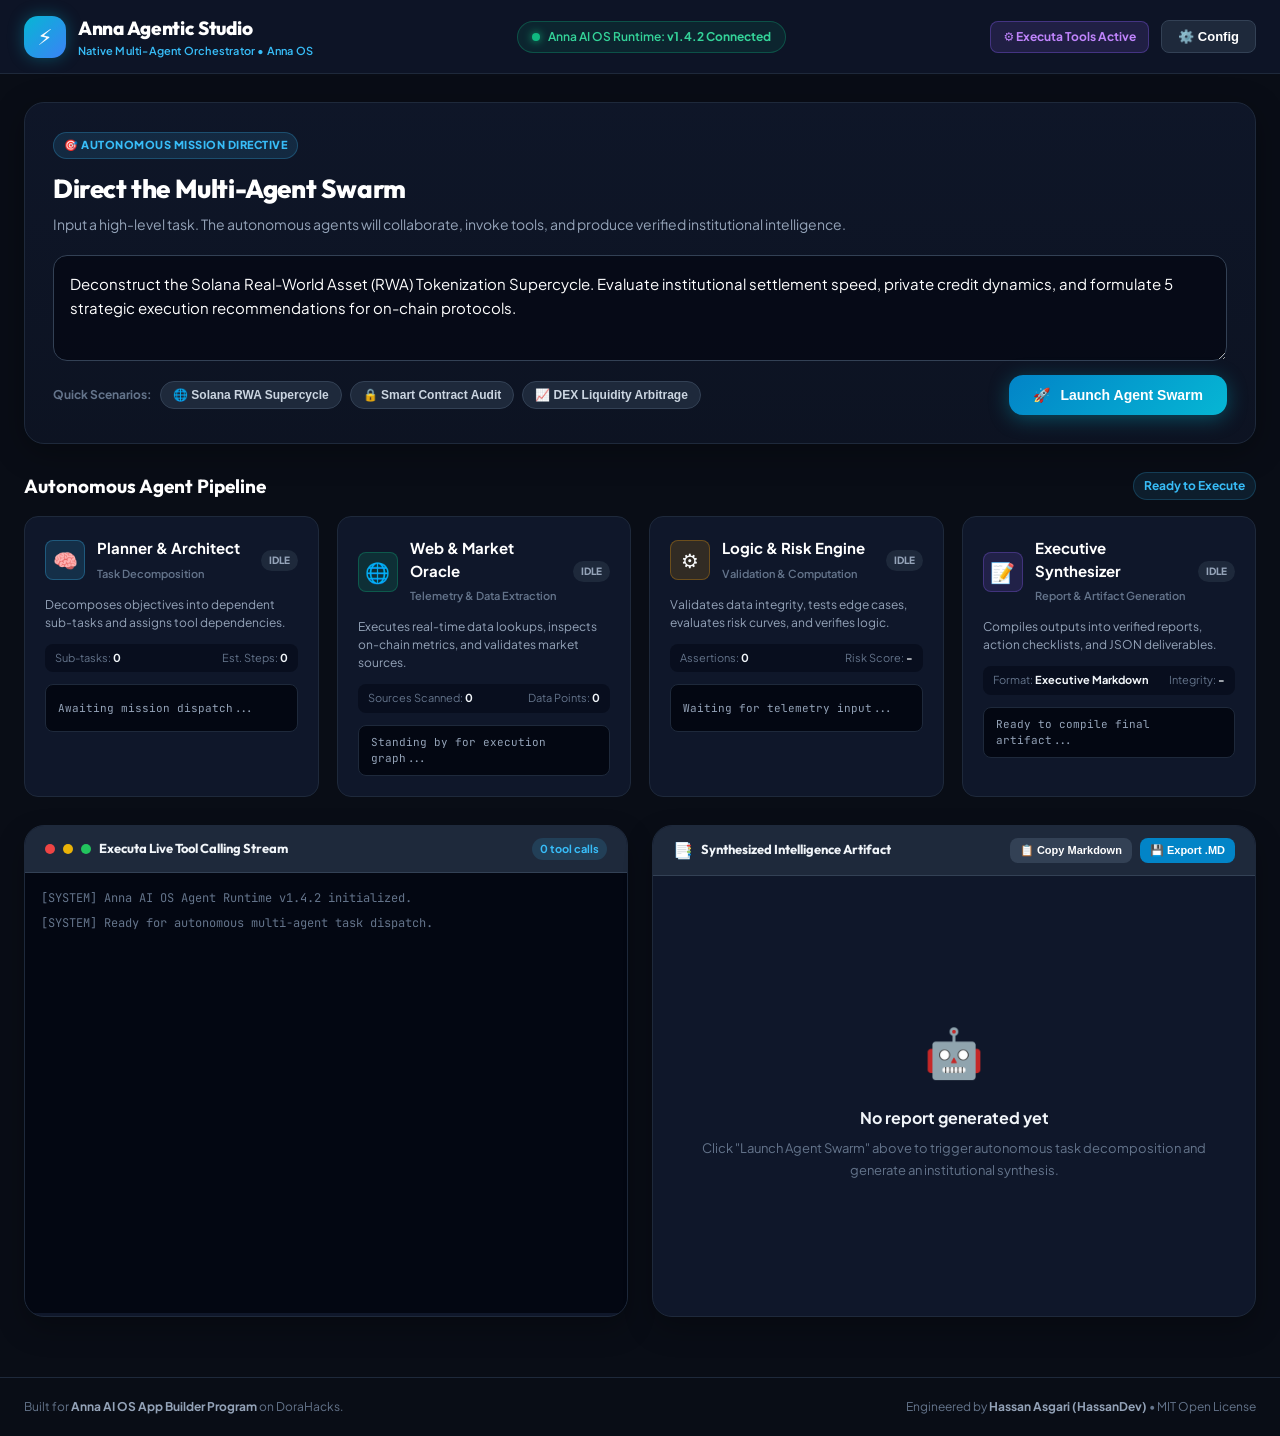
<file: anna_agentic_ai_studio/index.html>
<!DOCTYPE html>
<html lang="en">
<head>
  <meta charset="UTF-8">
  <meta name="viewport" content="width=device-width, initial-scale=1.0">
  <title>Anna Agentic Studio | Multi-Agent AI Orchestrator</title>
  <meta name="description" content="Autonomous multi-agent orchestration, tool calling and intelligence synthesis for Anna AI OS.">
  <link rel="preconnect" href="https://fonts.googleapis.com">
  <link rel="preconnect" href="https://fonts.gstatic.com" crossorigin>
  <link href="https://fonts.googleapis.com/css2?family=Plus+Jakarta+Sans:wght@400;500;600;700;800&family=JetBrains+Mono:wght@400;500;600;700&family=Outfit:wght@600;700;800&display=swap" rel="stylesheet">
  <link rel="stylesheet" href="style.css">
</head>
<body class="dark-theme">
  <!-- Top Bar -->
  <header class="studio-header">
    <div class="header-container">
      <div class="header-brand">
        <div class="brand-badge">⚡</div>
        <div class="brand-info">
          <span class="brand-title">Anna Agentic Studio</span>
          <span class="brand-sub">Native Multi-Agent Orchestrator • Anna OS</span>
        </div>
      </div>

      <div class="os-status-pill">
        <span class="status-indicator"></span>
        <span>Anna AI OS Runtime: <strong>v1.4.2 Connected</strong></span>
      </div>

      <div class="header-actions">
        <span class="executa-badge">⚙️ Executa Tools Active</span>
        <button class="btn-primary" id="openSettingsBtn">⚙️ Config</button>
      </div>
    </div>
  </header>

  <!-- Main Studio Workspace -->
  <main class="studio-workspace">
    <!-- Prompt Control Center -->
    <section class="control-panel">
      <div class="section-header">
        <div class="tag-label">🎯 Autonomous Mission Directive</div>
        <h2>Direct the Multi-Agent Swarm</h2>
        <p>Input a high-level task. The autonomous agents will collaborate, invoke tools, and produce verified institutional intelligence.</p>
      </div>

      <div class="prompt-box-wrapper">
        <textarea id="missionPromptInput" rows="3" placeholder="e.g. Conduct a deep research audit on Solana Tokenization supercycle, evaluate liquidity mechanics, and formulate strategic insights..."></textarea>
        
        <div class="prompt-controls-bar">
          <div class="preset-pills">
            <span class="preset-label">Quick Scenarios:</span>
            <button class="preset-btn" data-preset="rwa">🌐 Solana RWA Supercycle</button>
            <button class="preset-btn" data-preset="security">🔒 Smart Contract Audit</button>
            <button class="preset-btn" data-preset="dex">📈 DEX Liquidity Arbitrage</button>
          </div>

          <button class="btn-launch-swarm" id="launchSwarmBtn">
            <span class="launch-icon">🚀</span>
            <span>Launch Agent Swarm</span>
          </button>
        </div>
      </div>
    </section>

    <!-- 4-Agent Pipeline Status Grid -->
    <section class="agents-grid-section">
      <div class="section-title-row">
        <h3>Autonomous Agent Pipeline</h3>
        <span class="swarm-state" id="swarmStateIndicator">Ready to Execute</span>
      </div>

      <div class="agents-grid">
        <!-- Agent 1: Planner -->
        <div class="agent-card" id="agentCard1">
          <div class="agent-header">
            <div class="agent-avatar planner-avatar">🧠</div>
            <div class="agent-info">
              <h4>Planner & Architect</h4>
              <span class="agent-role">Task Decomposition</span>
            </div>
            <span class="agent-status-badge status-idle" id="statusBadge1">Idle</span>
          </div>
          <p class="agent-desc">Decomposes objectives into dependent sub-tasks and assigns tool dependencies.</p>
          <div class="agent-metrics">
            <span>Sub-tasks: <strong id="plannerTasksCount">0</strong></span>
            <span>Est. Steps: <strong id="plannerStepsCount">0</strong></span>
          </div>
          <div class="agent-activity-box" id="activityBox1">Awaiting mission dispatch...</div>
        </div>

        <!-- Agent 2: Web & Market Oracle -->
        <div class="agent-card" id="agentCard2">
          <div class="agent-header">
            <div class="agent-avatar oracle-avatar">🌐</div>
            <div class="agent-info">
              <h4>Web & Market Oracle</h4>
              <span class="agent-role">Telemetry & Data Extraction</span>
            </div>
            <span class="agent-status-badge status-idle" id="statusBadge2">Idle</span>
          </div>
          <p class="agent-desc">Executes real-time data lookups, inspects on-chain metrics, and validates market sources.</p>
          <div class="agent-metrics">
            <span>Sources Scanned: <strong id="oracleSourcesCount">0</strong></span>
            <span>Data Points: <strong id="oracleDataCount">0</strong></span>
          </div>
          <div class="agent-activity-box" id="activityBox2">Standing by for execution graph...</div>
        </div>

        <!-- Agent 3: Logic & Code Evaluator -->
        <div class="agent-card" id="agentCard3">
          <div class="agent-header">
            <div class="agent-avatar logic-avatar">⚙️</div>
            <div class="agent-info">
              <h4>Logic & Risk Engine</h4>
              <span class="agent-role">Validation & Computation</span>
            </div>
            <span class="agent-status-badge status-idle" id="statusBadge3">Idle</span>
          </div>
          <p class="agent-desc">Validates data integrity, tests edge cases, evaluates risk curves, and verifies logic.</p>
          <div class="agent-metrics">
            <span>Assertions: <strong id="logicTestsCount">0</strong></span>
            <span>Risk Score: <strong id="logicRiskScore">-</strong></span>
          </div>
          <div class="agent-activity-box" id="activityBox3">Waiting for telemetry input...</div>
        </div>

        <!-- Agent 4: Synthesizer -->
        <div class="agent-card" id="agentCard4">
          <div class="agent-header">
            <div class="agent-avatar synth-avatar">📝</div>
            <div class="agent-info">
              <h4>Executive Synthesizer</h4>
              <span class="agent-role">Report & Artifact Generation</span>
            </div>
            <span class="agent-status-badge status-idle" id="statusBadge4">Idle</span>
          </div>
          <p class="agent-desc">Compiles outputs into verified reports, action checklists, and JSON deliverables.</p>
          <div class="agent-metrics">
            <span>Format: <strong>Executive Markdown</strong></span>
            <span>Integrity: <strong id="synthIntegrity">-</strong></span>
          </div>
          <div class="agent-activity-box" id="activityBox4">Ready to compile final artifact...</div>
        </div>
      </div>
    </section>

    <!-- Split View: Live Tool Log & Generated Report -->
    <div class="execution-layout">
      <!-- Live Terminal / Executa Tool Logs -->
      <section class="terminal-panel">
        <div class="panel-header">
          <div class="header-left">
            <span class="terminal-dot red"></span>
            <span class="terminal-dot yellow"></span>
            <span class="terminal-dot green"></span>
            <span class="terminal-title">Executa Live Tool Calling Stream</span>
          </div>
          <span class="terminal-counter" id="toolCallCounter">0 tool calls</span>
        </div>
        <div class="terminal-body" id="terminalLogs">
          <div class="log-entry system-msg">[SYSTEM] Anna AI OS Agent Runtime v1.4.2 initialized.</div>
          <div class="log-entry system-msg">[SYSTEM] Ready for autonomous multi-agent task dispatch.</div>
        </div>
      </section>

      <!-- Synthesized Intelligence Report Output -->
      <section class="report-panel">
        <div class="panel-header">
          <div class="header-left">
            <span class="report-icon">📑</span>
            <span class="report-title">Synthesized Intelligence Artifact</span>
          </div>
          <div class="report-actions">
            <button class="btn-small" id="copyReportBtn">📋 Copy Markdown</button>
            <button class="btn-small btn-highlight" id="downloadReportBtn">💾 Export .MD</button>
          </div>
        </div>
        <div class="report-body" id="reportBody">
          <div class="report-placeholder">
            <div class="placeholder-icon">🤖</div>
            <h4>No report generated yet</h4>
            <p>Click "Launch Agent Swarm" above to trigger autonomous task decomposition and generate an institutional synthesis.</p>
          </div>
        </div>
      </section>
    </div>
  </main>

  <!-- Footer -->
  <footer class="studio-footer">
    <div class="footer-container">
      <span>Built for <strong>Anna AI OS App Builder Program</strong> on DoraHacks.</span>
      <span>Engineered by <strong>Hassan Asgari (HassanDev)</strong> • MIT Open License</span>
    </div>
  </footer>

  <script src="agent_engine.js"></script>
</body>
</html>
</file>
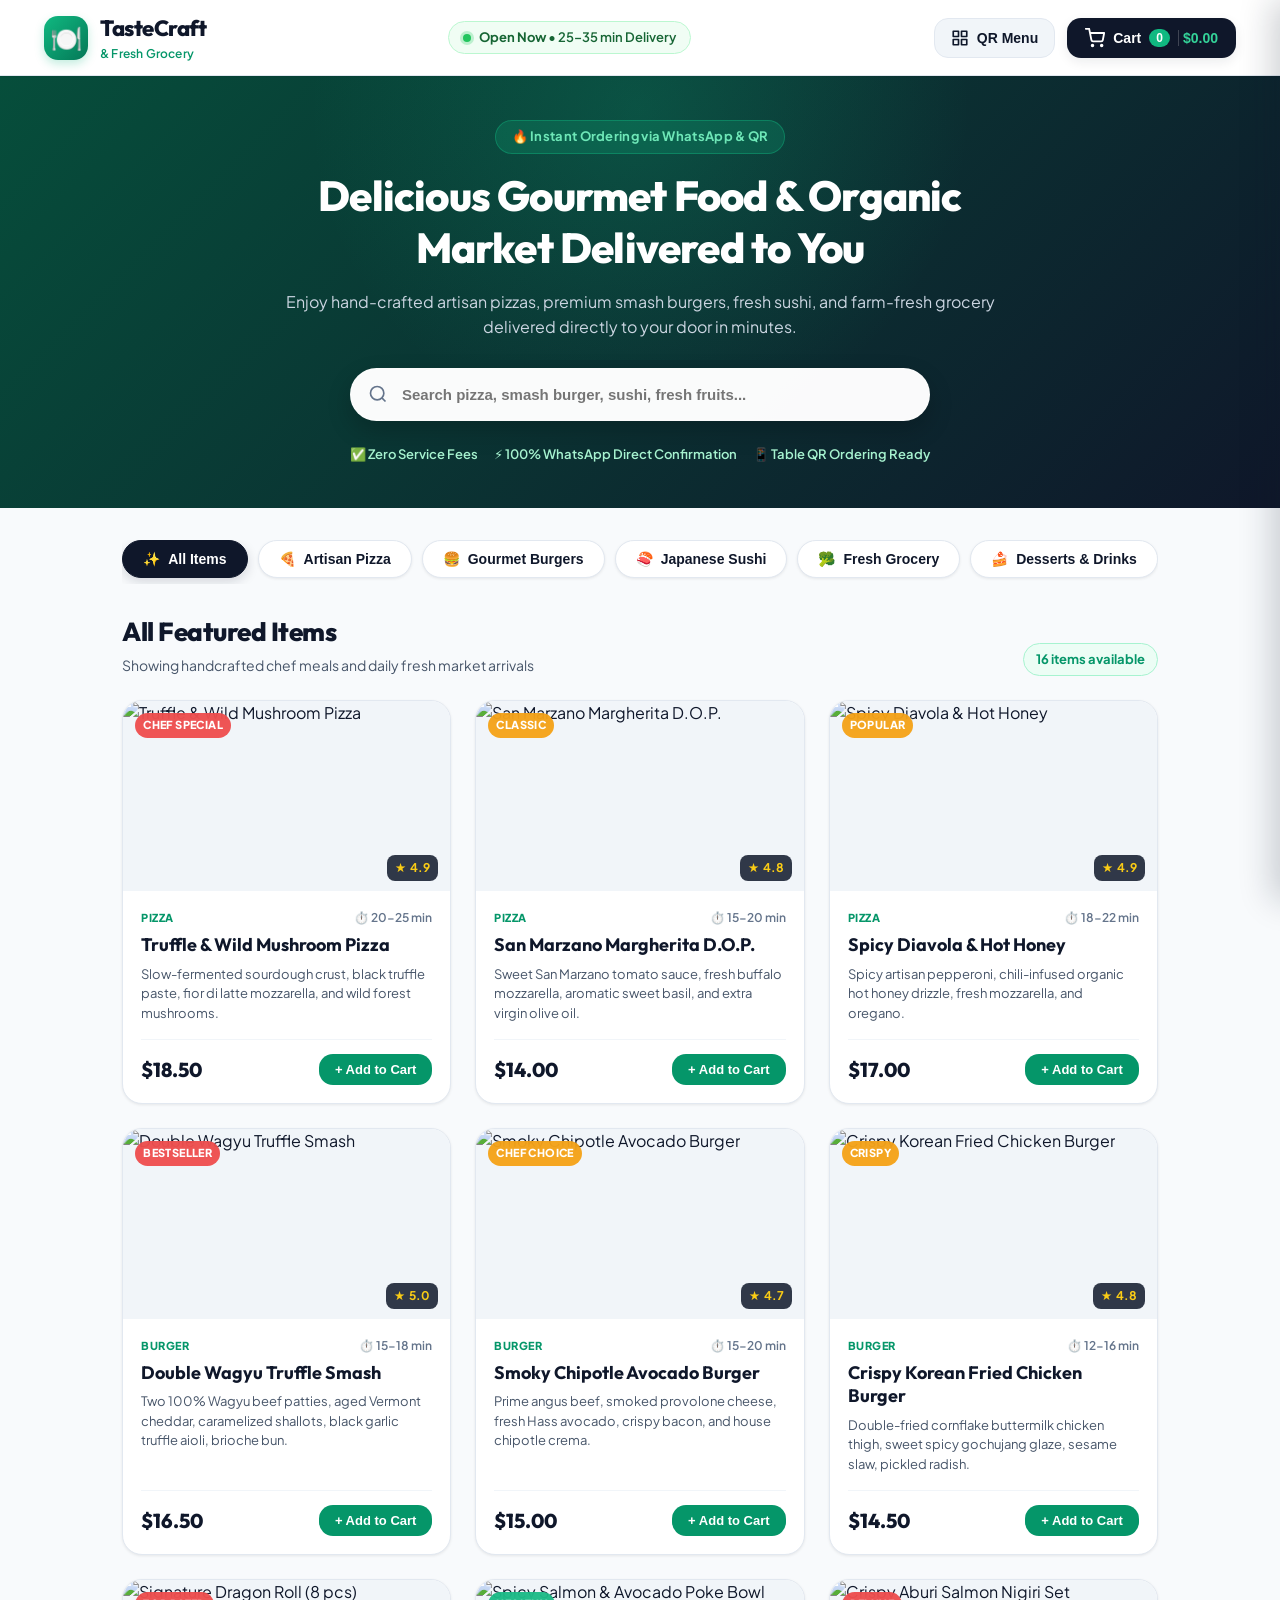
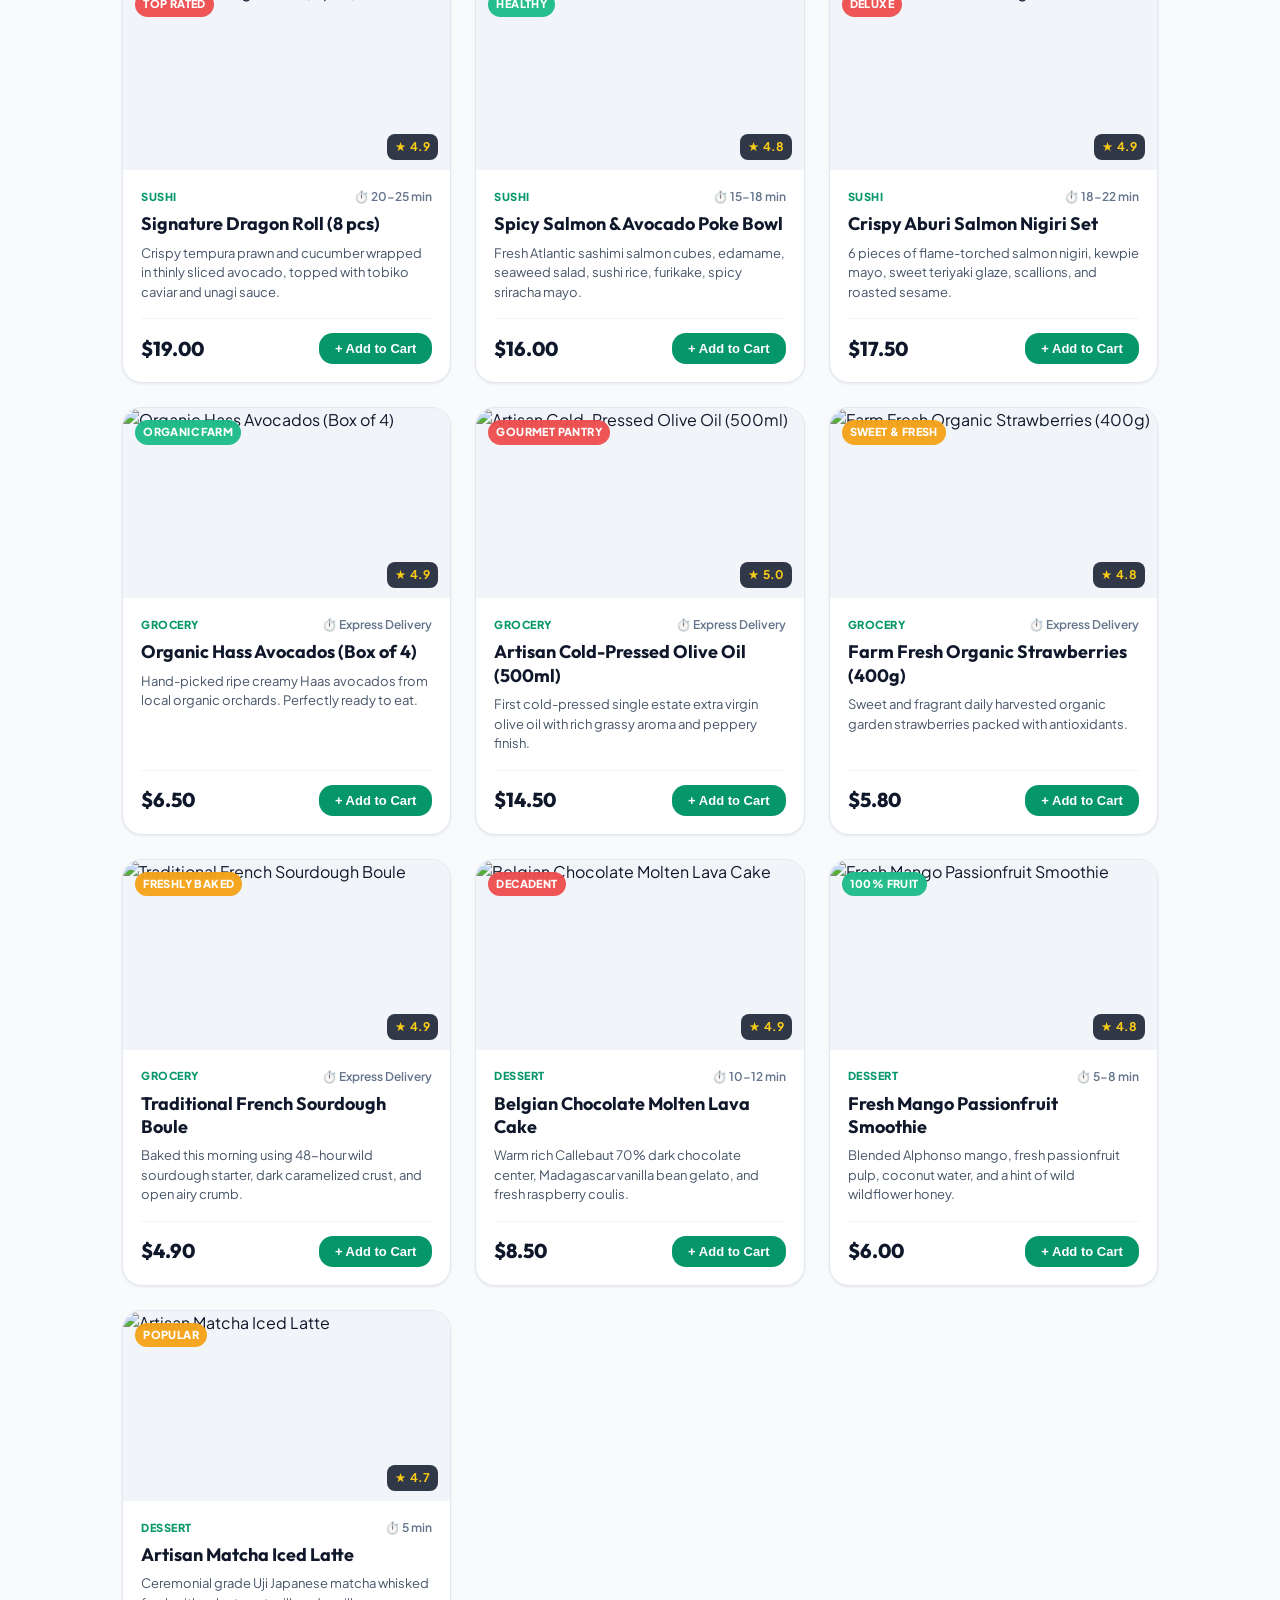
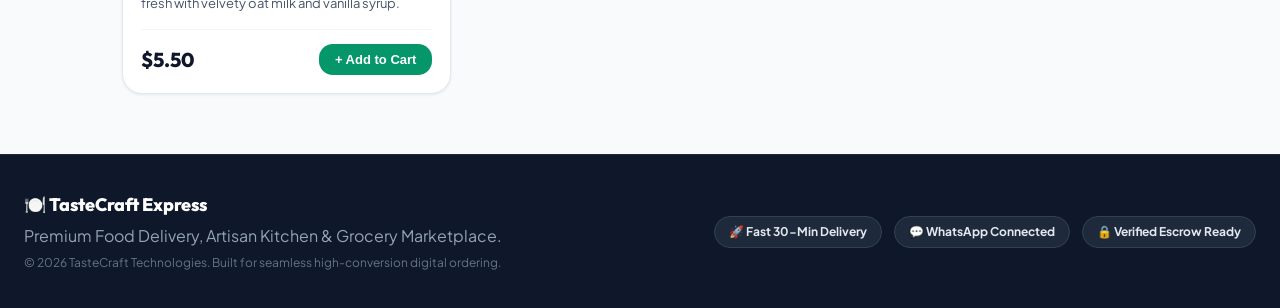
<file: restaurant_food_delivery_app/index.html>
<!DOCTYPE html>
<html lang="en">
<head>
  <meta charset="UTF-8">
  <meta name="viewport" content="width=device-width, initial-scale=1.0">
  <title>TasteCraft & Grocery | Online Food & Market Delivery</title>
  <meta name="description" content="Order fresh artisan meals and daily grocery essentials with instant WhatsApp ordering and QR code table service.">
  <link rel="preconnect" href="https://fonts.googleapis.com">
  <link rel="preconnect" href="https://fonts.gstatic.com" crossorigin>
  <link href="https://fonts.googleapis.com/css2?family=Plus+Jakarta+Sans:wght@400;500;600;700;800&family=Outfit:wght@500;600;700;800&display=swap" rel="stylesheet">
  <link rel="stylesheet" href="style.css">
</head>
<body>
  <!-- Header / Navigation Bar -->
  <header class="navbar" id="mainNavbar">
    <div class="nav-container">
      <div class="brand">
        <div class="logo-badge">🍽️</div>
        <div class="brand-text">
          <span class="brand-name">TasteCraft</span>
          <span class="brand-subtitle">& Fresh Grocery</span>
        </div>
      </div>

      <div class="store-status-pill">
        <span class="status-dot"></span>
        <span class="status-text"><strong>Open Now</strong> • 25–35 min Delivery</span>
      </div>

      <div class="nav-actions">
        <button class="btn-qr-menu" id="openQrBtn" title="Scan Table QR Menu">
          <svg width="18" height="18" viewBox="0 0 24 24" fill="none" stroke="currentColor" stroke-width="2.2" stroke-linecap="round" stroke-linejoin="round">
            <rect x="3" y="3" width="7" height="7"></rect>
            <rect x="14" y="3" width="7" height="7"></rect>
            <rect x="14" y="14" width="7" height="7"></rect>
            <rect x="3" y="14" width="7" height="7"></rect>
          </svg>
          <span class="qr-btn-text">QR Menu</span>
        </button>

        <button class="cart-trigger-btn" id="openCartBtn" aria-label="View Shopping Cart">
          <svg width="20" height="20" viewBox="0 0 24 24" fill="none" stroke="currentColor" stroke-width="2.2" stroke-linecap="round" stroke-linejoin="round">
            <circle cx="9" cy="21" r="1"></circle>
            <circle cx="20" cy="21" r="1"></circle>
            <path d="M1 1h4l2.68 13.39a2 2 0 0 0 2 1.61h9.72a2 2 0 0 0 2-1.61L23 6H6"></path>
          </svg>
          <span class="cart-label">Cart</span>
          <span class="cart-count-badge" id="cartCountBadge">0</span>
          <span class="cart-total-preview" id="cartTotalPreview">$0.00</span>
        </button>
      </div>
    </div>
  </header>

  <!-- Hero Promotional Section -->
  <section class="hero-section">
    <div class="hero-content">
      <div class="hero-tag">🔥 Instant Ordering via WhatsApp & QR</div>
      <h1 class="hero-title">Delicious Gourmet Food & Organic Market Delivered to You</h1>
      <p class="hero-desc">Enjoy hand-crafted artisan pizzas, premium smash burgers, fresh sushi, and farm-fresh grocery delivered directly to your door in minutes.</p>
      
      <div class="hero-search-wrapper">
        <svg class="search-icon" width="20" height="20" viewBox="0 0 24 24" fill="none" stroke="currentColor" stroke-width="2">
          <circle cx="11" cy="11" r="8"></circle>
          <line x1="21" y1="21" x2="16.65" y2="16.65"></line>
        </svg>
        <input type="text" id="searchInput" placeholder="Search pizza, smash burger, sushi, fresh fruits..." autocomplete="off">
        <button class="search-clear-btn" id="searchClearBtn" style="display: none;">✕</button>
      </div>

      <div class="hero-highlights">
        <span class="highlight-item">✅ Zero Service Fees</span>
        <span class="highlight-item">⚡ 100% WhatsApp Direct Confirmation</span>
        <span class="highlight-item">📱 Table QR Ordering Ready</span>
      </div>
    </div>
  </section>

  <!-- Main Container / Category Tabs & Catalog -->
  <main class="main-container">
    <!-- Category Filter Bar -->
    <div class="category-nav-wrapper">
      <div class="category-tabs" id="categoryTabs">
        <button class="category-tab active" data-category="all">
          <span class="tab-emoji">✨</span> All Items
        </button>
        <button class="category-tab" data-category="pizza">
          <span class="tab-emoji">🍕</span> Artisan Pizza
        </button>
        <button class="category-tab" data-category="burger">
          <span class="tab-emoji">🍔</span> Gourmet Burgers
        </button>
        <button class="category-tab" data-category="sushi">
          <span class="tab-emoji">🍣</span> Japanese Sushi
        </button>
        <button class="category-tab" data-category="grocery">
          <span class="tab-emoji">🥦</span> Fresh Grocery
        </button>
        <button class="category-tab" data-category="dessert">
          <span class="tab-emoji">🍰</span> Desserts & Drinks
        </button>
      </div>
    </div>

    <!-- Section Title & Item Counter -->
    <div class="catalog-header">
      <div>
        <h2 class="catalog-title" id="catalogSectionTitle">All Featured Items</h2>
        <p class="catalog-subtitle" id="catalogSubtitle">Showing handcrafted chef meals and daily fresh market arrivals</p>
      </div>
      <div class="filter-count" id="itemCountDisplay">16 items available</div>
    </div>

    <!-- Product Grid -->
    <div class="products-grid" id="productsGrid">
      <!-- Injected dynamically via app.js -->
    </div>
  </main>

  <!-- Slide-Over Shopping Cart Drawer -->
  <div class="cart-backdrop" id="cartBackdrop"></div>
  <aside class="cart-drawer" id="cartDrawer" aria-label="Shopping Cart Drawer">
    <div class="drawer-header">
      <div class="drawer-title-box">
        <span class="drawer-icon">🛒</span>
        <h3>Your Order Summary</h3>
      </div>
      <button class="drawer-close-btn" id="closeCartBtn" aria-label="Close cart">✕</button>
    </div>

    <div class="order-type-selector">
      <button class="type-btn active" id="typeDeliveryBtn" data-type="delivery">
        🛵 Home Delivery
      </button>
      <button class="type-btn" id="typeDineInBtn" data-type="dinein">
        🍽️ Dine-in / Table
      </button>
    </div>

    <!-- Table Number Option (Conditional) -->
    <div class="dinein-box" id="dineInBox" style="display: none;">
      <label for="tableNumberInput">Select Table Number:</label>
      <select id="tableNumberInput">
        <option value="Table 01">Table 01 - Main Hall</option>
        <option value="Table 02">Table 02 - Main Hall</option>
        <option value="Table 03">Table 03 - Patio / Outdoor</option>
        <option value="Table 04">Table 04 - VIP Lounge</option>
        <option value="Table 05">Table 05 - Terrace View</option>
      </select>
    </div>

    <!-- Cart Items Scroll Area -->
    <div class="cart-items-container" id="cartItemsList">
      <!-- Items dynamically populated -->
      <div class="empty-cart-state" id="emptyCartState">
        <div class="empty-cart-icon">🛍️</div>
        <h4>Your cart is empty</h4>
        <p>Explore our menu and add your favorite meals or groceries to start ordering.</p>
      </div>
    </div>

    <!-- Cart Footer & Checkout -->
    <div class="drawer-footer" id="drawerFooter" style="display: none;">
      <div class="price-breakdown">
        <div class="price-row">
          <span>Subtotal</span>
          <span id="subtotalPrice">$0.00</span>
        </div>
        <div class="price-row" id="deliveryRow">
          <span>Delivery Fee</span>
          <span id="deliveryPrice">$2.50</span>
        </div>
        <div class="price-row total-row">
          <span>Total Amount</span>
          <span id="totalPrice" class="highlight-total">$0.00</span>
        </div>
      </div>

      <!-- Checkout Form Fields -->
      <div class="checkout-fields">
        <div class="input-group">
          <label for="customerName">Your Full Name <span class="required">*</span></label>
          <input type="text" id="customerName" placeholder="e.g. David Miller" required>
        </div>
        <div class="input-group">
          <label for="customerPhone">Phone / WhatsApp Number <span class="required">*</span></label>
          <input type="tel" id="customerPhone" placeholder="+1 555 123 4567" required>
        </div>
        <div class="input-group" id="addressInputGroup">
          <label for="customerAddress">Delivery Address <span class="required">*</span></label>
          <input type="text" id="customerAddress" placeholder="Street name, Building, Apartment number">
        </div>
        <div class="input-group">
          <label for="orderNotes">Order Notes / Instructions (Optional)</label>
          <textarea id="orderNotes" rows="2" placeholder="e.g. Extra spicy, leave at door, no onions"></textarea>
        </div>
      </div>

      <!-- WhatsApp Order Trigger -->
      <button class="btn-whatsapp-checkout" id="submitWhatsappOrderBtn">
        <svg width="22" height="22" viewBox="0 0 24 24" fill="currentColor">
          <path d="M12.031 6.172c-3.181 0-5.767 2.586-5.768 5.766-.001 1.298.38 2.27 1.019 3.287l-.711 2.598 2.669-.699c.969.54 1.772.82 2.791.82 3.181 0 5.767-2.586 5.768-5.766 0-3.18-2.587-5.766-5.768-5.766zm9.969 5.766c0 5.518-4.482 10-10 10-1.748 0-3.385-.45-4.819-1.237l-5.181 1.359 1.385-5.059c-.86-1.488-1.385-3.218-1.385-5.063 0-5.518 4.482-10 10-10s10 4.482 10 10z"/>
        </svg>
        <span>Send Order via WhatsApp</span>
      </button>
      <div class="whatsapp-hint">Instant confirmation directly with restaurant staff</div>
    </div>
  </aside>

  <!-- Table QR Menu Modal -->
  <div class="modal-backdrop" id="qrModalBackdrop">
    <div class="qr-modal-card">
      <div class="modal-header">
        <div class="modal-header-icon">📱</div>
        <div>
          <h3>Digital QR Menu & Order</h3>
          <p>Dine-in customers can scan this QR code to view the menu on their phone.</p>
        </div>
        <button class="modal-close-btn" id="closeQrModalBtn">✕</button>
      </div>

      <div class="qr-preview-area">
        <div class="qr-frame">
          <canvas id="qrCanvas" width="220" height="220"></canvas>
          <div class="qr-tagline">Scan with Smartphone Camera</div>
        </div>

        <div class="qr-config-panel">
          <label for="qrTableSelect">Select Table Stand to Print:</label>
          <select id="qrTableSelect">
            <option value="01">Table #01 (Main Dining)</option>
            <option value="02">Table #02 (Main Dining)</option>
            <option value="03">Table #03 (Patio Garden)</option>
            <option value="04">Table #04 (VIP Lounge)</option>
            <option value="05">Table #05 (Terrace)</option>
          </select>

          <div class="qr-features-list">
            <div class="feature-row">✨ Direct table identification in WhatsApp orders</div>
            <div class="feature-row">⚡ No app download required for customers</div>
            <div class="feature-row">🖨️ Ready to print for acrylic table tents</div>
          </div>

          <div class="modal-actions">
            <button class="btn-print-qr" id="printQrBtn">
              🖨️ Print Table Stand
            </button>
          </div>
        </div>
      </div>
    </div>
  </div>

  <!-- Toast Notification Container -->
  <div class="toast-container" id="toastContainer"></div>

  <!-- Footer -->
  <footer class="site-footer">
    <div class="footer-container">
      <div class="footer-brand">
        <span class="footer-logo">🍽️ TasteCraft Express</span>
        <p>Premium Food Delivery, Artisan Kitchen & Grocery Marketplace.</p>
        <p class="copyright">© 2026 TasteCraft Technologies. Built for seamless high-conversion digital ordering.</p>
      </div>
      <div class="footer-badges">
        <span class="badge">🚀 Fast 30-Min Delivery</span>
        <span class="badge">💬 WhatsApp Connected</span>
        <span class="badge">🔒 Verified Escrow Ready</span>
      </div>
    </div>
  </footer>

  <script src="app.js"></script>
</body>
</html>
</file>
<file: anna_agentic_ai_studio/style.css>
/* ==========================================================================
   Anna Agentic Studio - Modern Cyber-Minimal Dark Architecture
   ========================================================================== */

:root {
  --bg-core: #090d16;
  --bg-card: #0f172a;
  --bg-surface: #1e293b;
  --bg-terminal: #030712;
  --border-subtle: #1e293b;
  --border-active: #38bdf8;
  --text-main: #f8fafc;
  --text-muted: #94a3b8;
  --text-dim: #64748b;
  --primary: #38bdf8; /* Cyber Sky */
  --primary-glow: rgba(56, 189, 248, 0.25);
  --accent-cyan: #06b6d4;
  --accent-purple: #8b5cf6;
  --accent-emerald: #10b981;
  --accent-amber: #f59e0b;
  --accent-rose: #f43f5e;
  --font-sans: 'Plus Jakarta Sans', system-ui, sans-serif;
  --font-mono: 'JetBrains Mono', monospace;
  --font-heading: 'Outfit', 'Plus Jakarta Sans', sans-serif;
  --radius-sm: 8px;
  --radius-md: 14px;
  --radius-lg: 20px;
  --radius-full: 9999px;
  --transition-fast: 0.18s ease;
  --transition-smooth: 0.28s cubic-bezier(0.4, 0, 0.2, 1);
}

* {
  margin: 0;
  padding: 0;
  box-sizing: border-box;
}

body.dark-theme {
  background-color: var(--bg-core);
  color: var(--text-main);
  font-family: var(--font-sans);
  min-height: 100vh;
  display: flex;
  flex-direction: column;
  line-height: 1.5;
  -webkit-font-smoothing: antialiased;
}

/* ==========================================================================
   Studio Header
   ========================================================================== */

.studio-header {
  background: rgba(15, 23, 42, 0.85);
  backdrop-filter: blur(12px);
  border-bottom: 1px solid var(--border-subtle);
  position: sticky;
  top: 0;
  z-index: 100;
}

.header-container {
  max-width: 1360px;
  margin: 0 auto;
  padding: 14px 24px;
  display: flex;
  align-items: center;
  justify-content: space-between;
  gap: 16px;
}

.header-brand {
  display: flex;
  align-items: center;
  gap: 12px;
}

.brand-badge {
  width: 42px;
  height: 42px;
  background: linear-gradient(135deg, #06b6d4 0%, #3b82f6 100%);
  display: flex;
  align-items: center;
  justify-content: center;
  font-size: 22px;
  border-radius: var(--radius-md);
  box-shadow: 0 0 16px rgba(6, 182, 212, 0.35);
}

.brand-info {
  display: flex;
  flex-direction: column;
}

.brand-title {
  font-family: var(--font-heading);
  font-size: 19px;
  font-weight: 800;
  letter-spacing: -0.3px;
  color: #ffffff;
}

.brand-sub {
  font-size: 11px;
  font-weight: 600;
  color: var(--primary);
  letter-spacing: 0.2px;
}

.os-status-pill {
  display: flex;
  align-items: center;
  gap: 8px;
  background: rgba(16, 185, 129, 0.1);
  border: 1px solid rgba(16, 185, 129, 0.3);
  color: #34d399;
  font-size: 12px;
  font-weight: 600;
  padding: 6px 14px;
  border-radius: var(--radius-full);
}

.status-indicator {
  width: 8px;
  height: 8px;
  background: #10b981;
  border-radius: 50%;
  box-shadow: 0 0 8px #10b981;
  animation: pulseNeon 2s infinite;
}

@keyframes pulseNeon {
  0% { transform: scale(0.9); opacity: 0.8; }
  50% { transform: scale(1.1); opacity: 1; }
  100% { transform: scale(0.9); opacity: 0.8; }
}

.header-actions {
  display: flex;
  align-items: center;
  gap: 12px;
}

.executa-badge {
  font-size: 12px;
  font-weight: 700;
  background: rgba(139, 92, 246, 0.15);
  border: 1px solid rgba(139, 92, 246, 0.35);
  color: #c084fc;
  padding: 6px 12px;
  border-radius: var(--radius-sm);
}

.btn-primary {
  background: #1e293b;
  color: #ffffff;
  border: 1px solid #334155;
  padding: 8px 16px;
  border-radius: var(--radius-sm);
  font-size: 13px;
  font-weight: 700;
  cursor: pointer;
  transition: var(--transition-fast);
}

.btn-primary:hover {
  background: #334155;
  border-color: #475569;
}

/* ==========================================================================
   Control Panel & Mission Input
   ========================================================================== */

.studio-workspace {
  max-width: 1360px;
  margin: 0 auto;
  padding: 28px 24px 60px;
  flex: 1;
  width: 100%;
}

.control-panel {
  background: linear-gradient(180deg, rgba(15, 23, 42, 0.9) 0%, rgba(15, 23, 42, 0.6) 100%);
  border: 1px solid var(--border-subtle);
  border-radius: var(--radius-lg);
  padding: 28px;
  margin-bottom: 28px;
  box-shadow: 0 8px 32px rgba(0, 0, 0, 0.3);
}

.section-header .tag-label {
  display: inline-block;
  font-size: 11px;
  font-weight: 800;
  text-transform: uppercase;
  color: var(--primary);
  background: rgba(56, 189, 248, 0.12);
  border: 1px solid rgba(56, 189, 248, 0.25);
  padding: 4px 10px;
  border-radius: var(--radius-full);
  margin-bottom: 10px;
  letter-spacing: 0.5px;
}

.section-header h2 {
  font-family: var(--font-heading);
  font-size: 26px;
  font-weight: 800;
  color: #ffffff;
  margin-bottom: 6px;
  letter-spacing: -0.4px;
}

.section-header p {
  color: var(--text-muted);
  font-size: 14px;
  margin-bottom: 20px;
}

.prompt-box-wrapper {
  display: flex;
  flex-direction: column;
  gap: 14px;
}

.prompt-box-wrapper textarea {
  width: 100%;
  background: rgba(3, 7, 18, 0.7);
  border: 1px solid #334155;
  border-radius: var(--radius-md);
  color: #ffffff;
  padding: 16px;
  font-size: 15px;
  font-family: var(--font-sans);
  line-height: 1.6;
  outline: none;
  resize: vertical;
  transition: var(--transition-fast);
}

.prompt-box-wrapper textarea:focus {
  border-color: var(--primary);
  box-shadow: 0 0 20px var(--primary-glow);
}

.prompt-controls-bar {
  display: flex;
  align-items: center;
  justify-content: space-between;
  flex-wrap: wrap;
  gap: 12px;
}

.preset-pills {
  display: flex;
  align-items: center;
  gap: 8px;
  flex-wrap: wrap;
}

.preset-label {
  font-size: 12px;
  font-weight: 700;
  color: var(--text-dim);
}

.preset-btn {
  background: #1e293b;
  border: 1px solid #334155;
  color: #cbd5e1;
  font-size: 12px;
  font-weight: 600;
  padding: 6px 12px;
  border-radius: var(--radius-full);
  cursor: pointer;
  transition: var(--transition-fast);
}

.preset-btn:hover {
  background: #334155;
  color: #ffffff;
  border-color: var(--primary);
}

.btn-launch-swarm {
  background: linear-gradient(135deg, #0284c7 0%, #06b6d4 100%);
  color: #ffffff;
  border: none;
  padding: 12px 24px;
  border-radius: var(--radius-md);
  font-size: 14px;
  font-weight: 800;
  cursor: pointer;
  display: flex;
  align-items: center;
  gap: 10px;
  box-shadow: 0 4px 20px rgba(6, 182, 212, 0.35);
  transition: var(--transition-fast);
}

.btn-launch-swarm:hover {
  transform: translateY(-2px);
  box-shadow: 0 8px 28px rgba(6, 182, 212, 0.5);
}

.btn-launch-swarm:disabled {
  opacity: 0.6;
  cursor: not-allowed;
  transform: none;
}

/* ==========================================================================
   4-Agent Grid Pipeline
   ========================================================================== */

.agents-grid-section {
  margin-bottom: 28px;
}

.section-title-row {
  display: flex;
  justify-content: space-between;
  align-items: center;
  margin-bottom: 16px;
}

.section-title-row h3 {
  font-family: var(--font-heading);
  font-size: 19px;
  font-weight: 700;
  color: #ffffff;
}

.swarm-state {
  font-size: 12px;
  font-weight: 700;
  color: var(--primary);
  background: rgba(56, 189, 248, 0.1);
  padding: 4px 10px;
  border-radius: var(--radius-full);
  border: 1px solid rgba(56, 189, 248, 0.2);
}

.agents-grid {
  display: grid;
  grid-template-columns: repeat(auto-fit, minmax(280px, 1fr));
  gap: 18px;
}

.agent-card {
  background: var(--bg-card);
  border: 1px solid var(--border-subtle);
  border-radius: var(--radius-md);
  padding: 20px;
  display: flex;
  flex-direction: column;
  gap: 12px;
  transition: var(--transition-smooth);
}

.agent-card.running {
  border-color: var(--primary);
  box-shadow: 0 0 24px var(--primary-glow);
  transform: translateY(-2px);
}

.agent-card.completed {
  border-color: var(--accent-emerald);
}

.agent-header {
  display: flex;
  align-items: center;
  gap: 12px;
}

.agent-avatar {
  width: 40px;
  height: 40px;
  border-radius: var(--radius-sm);
  display: flex;
  align-items: center;
  justify-content: center;
  font-size: 20px;
}

.planner-avatar { background: rgba(56, 189, 248, 0.15); border: 1px solid rgba(56, 189, 248, 0.3); }
.oracle-avatar { background: rgba(16, 185, 129, 0.15); border: 1px solid rgba(16, 185, 129, 0.3); }
.logic-avatar { background: rgba(245, 158, 11, 0.15); border: 1px solid rgba(245, 158, 11, 0.3); }
.synth-avatar { background: rgba(139, 92, 246, 0.15); border: 1px solid rgba(139, 92, 246, 0.3); }

.agent-info {
  flex: 1;
}

.agent-info h4 {
  font-size: 15px;
  font-weight: 700;
  color: #ffffff;
}

.agent-role {
  font-size: 11px;
  font-weight: 600;
  color: var(--text-dim);
}

.agent-status-badge {
  font-size: 10px;
  font-weight: 800;
  padding: 3px 8px;
  border-radius: var(--radius-full);
  text-transform: uppercase;
}

.status-idle { background: #1e293b; color: #94a3b8; }
.status-running { background: rgba(56, 189, 248, 0.2); color: #38bdf8; animation: pulseBadge 1.2s infinite; }
.status-done { background: rgba(16, 185, 129, 0.2); color: #34d399; }

@keyframes pulseBadge {
  0% { opacity: 0.6; }
  50% { opacity: 1; }
  100% { opacity: 0.6; }
}

.agent-desc {
  font-size: 12px;
  color: var(--text-muted);
  line-height: 1.5;
}

.agent-metrics {
  display: flex;
  justify-content: space-between;
  font-size: 11px;
  color: var(--text-dim);
  padding: 6px 10px;
  background: rgba(3, 7, 18, 0.5);
  border-radius: var(--radius-sm);
}

.agent-metrics strong {
  color: #f1f5f9;
}

.agent-activity-box {
  font-family: var(--font-mono);
  font-size: 11px;
  color: #94a3b8;
  background: var(--bg-terminal);
  border: 1px solid #1e293b;
  border-radius: var(--radius-sm);
  padding: 8px 12px;
  min-height: 48px;
  display: flex;
  align-items: center;
}

/* ==========================================================================
   Execution Split Layout: Terminal & Report
   ========================================================================== */

.execution-layout {
  display: grid;
  grid-template-columns: 1fr;
  gap: 24px;
}

@media (min-width: 900px) {
  .execution-layout {
    grid-template-columns: 1fr 1fr;
  }
}

.terminal-panel,
.report-panel {
  background: var(--bg-card);
  border: 1px solid var(--border-subtle);
  border-radius: var(--radius-lg);
  overflow: hidden;
  display: flex;
  flex-direction: column;
  box-shadow: 0 12px 28px rgba(0, 0, 0, 0.25);
}

.panel-header {
  background: #1e293b;
  padding: 12px 20px;
  display: flex;
  align-items: center;
  justify-content: space-between;
  border-bottom: 1px solid #334155;
}

.header-left {
  display: flex;
  align-items: center;
  gap: 8px;
}

.terminal-dot {
  width: 10px;
  height: 10px;
  border-radius: 50%;
}

.terminal-dot.red { background: #ef4444; }
.terminal-dot.yellow { background: #eab308; }
.terminal-dot.green { background: #22c55e; }

.terminal-title,
.report-title {
  font-family: var(--font-heading);
  font-size: 13px;
  font-weight: 700;
  color: #f1f5f9;
}

.terminal-counter {
  font-size: 11px;
  font-weight: 700;
  color: var(--primary);
  background: rgba(56, 189, 248, 0.15);
  padding: 3px 8px;
  border-radius: var(--radius-full);
}

.terminal-body {
  background: var(--bg-terminal);
  font-family: var(--font-mono);
  font-size: 12px;
  padding: 16px;
  height: 440px;
  overflow-y: auto;
  display: flex;
  flex-direction: column;
  gap: 6px;
  color: #94a3b8;
}

.log-entry {
  line-height: 1.6;
}

.log-entry.system-msg { color: #64748b; }
.log-entry.planner-log { color: #38bdf8; }
.log-entry.oracle-log { color: #34d399; }
.log-entry.logic-log { color: #facc15; }
.log-entry.synth-log { color: #c084fc; }
.log-entry.tool-payload { color: #a5f3fc; background: rgba(56, 189, 248, 0.05); padding: 4px 8px; border-radius: 4px; }

.report-actions {
  display: flex;
  gap: 8px;
}

.btn-small {
  background: #334155;
  color: #ffffff;
  border: none;
  font-size: 11px;
  font-weight: 700;
  padding: 6px 10px;
  border-radius: var(--radius-sm);
  cursor: pointer;
  transition: var(--transition-fast);
}

.btn-small:hover {
  background: #475569;
}

.btn-highlight {
  background: #0284c7;
}

.btn-highlight:hover {
  background: #0369a1;
}

.report-body {
  padding: 24px;
  height: 440px;
  overflow-y: auto;
  color: #e2e8f0;
  font-size: 13px;
  line-height: 1.7;
}

.report-placeholder {
  height: 100%;
  display: flex;
  flex-direction: column;
  align-items: center;
  justify-content: center;
  text-align: center;
  color: var(--text-dim);
  padding: 20px;
}

.placeholder-icon {
  font-size: 48px;
  margin-bottom: 12px;
}

.report-placeholder h4 {
  font-size: 16px;
  font-weight: 700;
  color: #f1f5f9;
  margin-bottom: 6px;
}

.report-body h2 {
  font-size: 18px;
  font-weight: 800;
  color: #ffffff;
  margin: 16px 0 8px;
  border-bottom: 1px solid #334155;
  padding-bottom: 4px;
}

.report-body h3 {
  font-size: 15px;
  font-weight: 700;
  color: var(--primary);
  margin: 14px 0 6px;
}

.report-body ul {
  padding-left: 20px;
  margin-bottom: 12px;
}

.report-body li {
  margin-bottom: 4px;
}

.report-body table {
  width: 100%;
  border-collapse: collapse;
  margin: 14px 0;
  font-size: 12px;
}

.report-body th,
.report-body td {
  border: 1px solid #334155;
  padding: 8px 10px;
  text-align: left;
}

.report-body th {
  background: #1e293b;
  color: #f1f5f9;
  font-weight: 700;
}

/* ==========================================================================
   Footer
   ========================================================================== */

.studio-footer {
  border-top: 1px solid var(--border-subtle);
  background: var(--bg-core);
  padding: 20px 24px;
  font-size: 12px;
  color: var(--text-dim);
}

.footer-container {
  max-width: 1360px;
  margin: 0 auto;
  display: flex;
  justify-content: space-between;
  flex-wrap: wrap;
  gap: 12px;
}

.footer-container strong {
  color: #94a3b8;
}
</file>
<file: restaurant_food_delivery_app/style.css>
/* ==========================================================================
   TasteCraft Restaurant & Grocery Web App - Modern Premium Styling
   ========================================================================== */

:root {
  --primary: #059669; /* Emerald 600 */
  --primary-hover: #047857;
  --primary-light: #ecfdf5;
  --accent: #f59e0b; /* Amber 500 */
  --accent-hover: #d97706;
  --whatsapp: #25d366;
  --whatsapp-dark: #128c7e;
  --dark: #0f172a; /* Slate 900 */
  --dark-surface: #1e293b;
  --text-main: #0f172a;
  --text-muted: #475569;
  --text-light: #64748b;
  --bg-page: #f8fafc;
  --bg-card: #ffffff;
  --border-light: #e2e8f0;
  --border-focus: #10b981;
  --shadow-sm: 0 1px 3px rgba(0, 0, 0, 0.08);
  --shadow-md: 0 4px 12px rgba(15, 23, 42, 0.08);
  --shadow-lg: 0 12px 28px rgba(15, 23, 42, 0.12);
  --shadow-glow: 0 8px 24px rgba(37, 211, 102, 0.25);
  --radius-sm: 8px;
  --radius-md: 14px;
  --radius-lg: 20px;
  --radius-full: 9999px;
  --font-main: 'Plus Jakarta Sans', system-ui, -apple-system, sans-serif;
  --font-heading: 'Outfit', 'Plus Jakarta Sans', sans-serif;
  --transition-fast: 0.18s ease;
  --transition-smooth: 0.28s cubic-bezier(0.4, 0, 0.2, 1);
}

* {
  margin: 0;
  padding: 0;
  box-sizing: border-box;
}

body {
  font-family: var(--font-main);
  background-color: var(--bg-page);
  color: var(--text-main);
  line-height: 1.5;
  -webkit-font-smoothing: antialiased;
  min-height: 100vh;
  display: flex;
  flex-direction: column;
}

/* ==========================================================================
   Header / Navbar
   ========================================================================== */

.navbar {
  position: sticky;
  top: 0;
  z-index: 100;
  background: rgba(255, 255, 255, 0.94);
  backdrop-filter: blur(14px);
  border-bottom: 1px solid var(--border-light);
  box-shadow: var(--shadow-sm);
  transition: var(--transition-fast);
}

.nav-container {
  max-width: 1240px;
  margin: 0 auto;
  padding: 12px 24px;
  display: flex;
  align-items: center;
  justify-content: space-between;
  gap: 16px;
}

.brand {
  display: flex;
  align-items: center;
  gap: 12px;
  text-decoration: none;
}

.logo-badge {
  font-size: 26px;
  width: 44px;
  height: 44px;
  background: linear-gradient(135deg, #10b981 0%, #047857 100%);
  display: flex;
  align-items: center;
  justify-content: center;
  border-radius: var(--radius-md);
  box-shadow: 0 4px 10px rgba(16, 185, 129, 0.25);
}

.brand-text {
  display: flex;
  flex-direction: column;
}

.brand-name {
  font-family: var(--font-heading);
  font-size: 22px;
  font-weight: 800;
  color: var(--dark);
  letter-spacing: -0.5px;
}

.brand-subtitle {
  font-size: 12px;
  font-weight: 600;
  color: var(--primary);
  letter-spacing: 0.2px;
}

.store-status-pill {
  display: none;
  align-items: center;
  gap: 8px;
  background: #f0fdf4;
  border: 1px solid #bbf7d0;
  color: #166534;
  padding: 6px 14px;
  border-radius: var(--radius-full);
  font-size: 13px;
  font-weight: 600;
}

@media (min-width: 768px) {
  .store-status-pill {
    display: flex;
  }
}

.status-dot {
  width: 8px;
  height: 8px;
  background-color: #22c55e;
  border-radius: 50%;
  box-shadow: 0 0 0 3px rgba(34, 197, 94, 0.25);
  animation: pulse 2s infinite;
}

@keyframes pulse {
  0% { transform: scale(0.95); box-shadow: 0 0 0 0 rgba(34, 197, 94, 0.7); }
  70% { transform: scale(1); box-shadow: 0 0 0 6px rgba(34, 197, 94, 0); }
  100% { transform: scale(0.95); box-shadow: 0 0 0 0 rgba(34, 197, 94, 0); }
}

.nav-actions {
  display: flex;
  align-items: center;
  gap: 12px;
}

.btn-qr-menu {
  display: inline-flex;
  align-items: center;
  gap: 8px;
  background: #f1f5f9;
  color: var(--text-main);
  border: 1px solid var(--border-light);
  padding: 10px 16px;
  border-radius: var(--radius-md);
  font-size: 14px;
  font-weight: 700;
  cursor: pointer;
  transition: var(--transition-fast);
}

.btn-qr-menu:hover {
  background: #e2e8f0;
  color: var(--dark);
  transform: translateY(-1px);
}

.cart-trigger-btn {
  display: inline-flex;
  align-items: center;
  gap: 8px;
  background: var(--dark);
  color: #ffffff;
  border: none;
  padding: 10px 18px;
  border-radius: var(--radius-md);
  font-size: 14px;
  font-weight: 700;
  cursor: pointer;
  box-shadow: var(--shadow-md);
  transition: var(--transition-fast);
}

.cart-trigger-btn:hover {
  background: #1e293b;
  transform: translateY(-1px);
  box-shadow: var(--shadow-lg);
}

.cart-count-badge {
  background: #10b981;
  color: #ffffff;
  font-size: 12px;
  font-weight: 800;
  padding: 2px 7px;
  border-radius: var(--radius-full);
  min-width: 20px;
  text-align: center;
}

.cart-total-preview {
  font-weight: 800;
  color: #34d399;
  padding-left: 4px;
  border-left: 1px solid rgba(255, 255, 255, 0.2);
}

/* ==========================================================================
   Hero Section
   ========================================================================== */

.hero-section {
  background: linear-gradient(135deg, #064e3b 0%, #0f172a 100%);
  color: #ffffff;
  padding: 44px 24px;
  text-align: center;
  position: relative;
  overflow: hidden;
}

.hero-section::before {
  content: '';
  position: absolute;
  top: -50%;
  left: 50%;
  transform: translateX(-50%);
  width: 800px;
  height: 500px;
  background: radial-gradient(circle, rgba(16, 185, 129, 0.2) 0%, rgba(0, 0, 0, 0) 70%);
  pointer-events: none;
}

.hero-content {
  max-width: 760px;
  margin: 0 auto;
  position: relative;
  z-index: 1;
}

.hero-tag {
  display: inline-block;
  background: rgba(16, 185, 129, 0.2);
  border: 1px solid rgba(16, 185, 129, 0.4);
  color: #6ee7b7;
  padding: 6px 16px;
  border-radius: var(--radius-full);
  font-size: 13px;
  font-weight: 700;
  margin-bottom: 16px;
  letter-spacing: 0.3px;
}

.hero-title {
  font-family: var(--font-heading);
  font-size: 34px;
  font-weight: 800;
  line-height: 1.25;
  margin-bottom: 14px;
  letter-spacing: -0.8px;
}

@media (min-width: 768px) {
  .hero-title {
    font-size: 42px;
  }
}

.hero-desc {
  font-size: 16px;
  color: #cbd5e1;
  margin-bottom: 28px;
  line-height: 1.6;
}

.hero-search-wrapper {
  max-width: 580px;
  margin: 0 auto 24px;
  position: relative;
  display: flex;
  align-items: center;
}

.hero-search-wrapper .search-icon {
  position: absolute;
  left: 18px;
  color: var(--text-light);
  pointer-events: none;
}

.hero-search-wrapper input {
  width: 100%;
  padding: 16px 44px 16px 50px;
  border-radius: var(--radius-full);
  border: 2px solid rgba(255, 255, 255, 0.2);
  background: rgba(255, 255, 255, 0.98);
  color: var(--dark);
  font-size: 15px;
  font-weight: 600;
  box-shadow: 0 10px 25px rgba(0, 0, 0, 0.2);
  outline: none;
  transition: var(--transition-fast);
}

.hero-search-wrapper input:focus {
  border-color: #10b981;
  background: #ffffff;
  box-shadow: 0 12px 30px rgba(16, 185, 129, 0.25);
}

.search-clear-btn {
  position: absolute;
  right: 18px;
  background: #e2e8f0;
  border: none;
  color: #475569;
  width: 24px;
  height: 24px;
  border-radius: 50%;
  display: flex;
  align-items: center;
  justify-content: center;
  font-size: 12px;
  cursor: pointer;
}

.hero-highlights {
  display: flex;
  justify-content: center;
  flex-wrap: wrap;
  gap: 16px;
  font-size: 13px;
  font-weight: 600;
  color: #a7f3d0;
}

/* ==========================================================================
   Category Tabs & Catalog
   ========================================================================== */

.main-container {
  max-width: 1240px;
  margin: 0 auto;
  padding: 32px 24px 60px;
  flex: 1;
}

.category-nav-wrapper {
  margin-bottom: 28px;
  overflow-x: auto;
  padding-bottom: 6px;
  -webkit-overflow-scrolling: touch;
}

.category-tabs {
  display: flex;
  gap: 10px;
  min-width: max-content;
}

.category-tab {
  background: #ffffff;
  border: 1px solid var(--border-light);
  color: var(--text-main);
  padding: 10px 20px;
  border-radius: var(--radius-full);
  font-size: 14px;
  font-weight: 700;
  cursor: pointer;
  display: flex;
  align-items: center;
  gap: 8px;
  transition: var(--transition-fast);
  box-shadow: var(--shadow-sm);
}

.category-tab:hover {
  background: #f1f5f9;
  border-color: #cbd5e1;
}

.category-tab.active {
  background: var(--dark);
  color: #ffffff;
  border-color: var(--dark);
  box-shadow: 0 4px 12px rgba(15, 23, 42, 0.15);
}

.catalog-header {
  display: flex;
  justify-content: space-between;
  align-items: flex-end;
  margin-bottom: 24px;
  flex-wrap: wrap;
  gap: 12px;
}

.catalog-title {
  font-family: var(--font-heading);
  font-size: 26px;
  font-weight: 800;
  color: var(--dark);
  letter-spacing: -0.5px;
}

.catalog-subtitle {
  font-size: 14px;
  color: var(--text-muted);
  margin-top: 4px;
}

.filter-count {
  font-size: 13px;
  font-weight: 700;
  color: var(--primary);
  background: var(--primary-light);
  padding: 6px 12px;
  border-radius: var(--radius-full);
  border: 1px solid #a7f3d0;
}

/* ==========================================================================
   Product Grid & Cards
   ========================================================================== */

.products-grid {
  display: grid;
  grid-template-columns: repeat(auto-fill, minmax(270px, 1fr));
  gap: 24px;
}

.product-card {
  background: var(--bg-card);
  border: 1px solid var(--border-light);
  border-radius: var(--radius-lg);
  overflow: hidden;
  box-shadow: var(--shadow-sm);
  display: flex;
  flex-direction: column;
  transition: var(--transition-smooth);
  position: relative;
}

.product-card:hover {
  transform: translateY(-5px);
  box-shadow: var(--shadow-lg);
  border-color: #cbd5e1;
}

.product-image-box {
  width: 100%;
  height: 190px;
  position: relative;
  overflow: hidden;
  background: #f1f5f9;
}

.product-image-box img {
  width: 100%;
  height: 100%;
  object-fit: cover;
  transition: transform 0.4s ease;
}

.product-card:hover .product-image-box img {
  transform: scale(1.06);
}

.product-badge-group {
  position: absolute;
  top: 12px;
  left: 12px;
  display: flex;
  flex-direction: column;
  gap: 6px;
  z-index: 2;
}

.product-badge {
  font-size: 11px;
  font-weight: 800;
  padding: 4px 8px;
  border-radius: var(--radius-full);
  text-transform: uppercase;
  letter-spacing: 0.4px;
  backdrop-filter: blur(8px);
}

.badge-tag-special {
  background: rgba(239, 68, 68, 0.9);
  color: #ffffff;
}

.badge-tag-popular {
  background: rgba(245, 158, 11, 0.9);
  color: #ffffff;
}

.badge-tag-vegan {
  background: rgba(16, 185, 129, 0.9);
  color: #ffffff;
}

.product-rating {
  position: absolute;
  bottom: 10px;
  right: 12px;
  background: rgba(15, 23, 42, 0.85);
  backdrop-filter: blur(6px);
  color: #facc15;
  font-size: 12px;
  font-weight: 700;
  padding: 4px 8px;
  border-radius: var(--radius-sm);
  display: flex;
  align-items: center;
  gap: 4px;
}

.product-details {
  padding: 18px;
  display: flex;
  flex-direction: column;
  flex: 1;
}

.product-meta-row {
  display: flex;
  justify-content: space-between;
  align-items: center;
  margin-bottom: 6px;
}

.product-category-label {
  font-size: 11px;
  font-weight: 800;
  color: var(--primary);
  text-transform: uppercase;
  letter-spacing: 0.5px;
}

.product-prep-time {
  font-size: 12px;
  color: var(--text-light);
  font-weight: 600;
}

.product-title {
  font-family: var(--font-heading);
  font-size: 18px;
  font-weight: 700;
  color: var(--dark);
  margin-bottom: 8px;
  line-height: 1.3;
}

.product-desc {
  font-size: 13px;
  color: var(--text-muted);
  line-height: 1.5;
  margin-bottom: 16px;
  flex: 1;
}

.product-footer {
  display: flex;
  align-items: center;
  justify-content: space-between;
  padding-top: 14px;
  border-top: 1px solid #f1f5f9;
}

.product-price {
  font-size: 20px;
  font-weight: 800;
  color: var(--dark);
  font-family: var(--font-heading);
}

.btn-add-cart {
  background: var(--primary);
  color: #ffffff;
  border: none;
  padding: 8px 16px;
  border-radius: var(--radius-md);
  font-size: 13px;
  font-weight: 700;
  cursor: pointer;
  display: flex;
  align-items: center;
  gap: 6px;
  transition: var(--transition-fast);
}

.btn-add-cart:hover {
  background: var(--primary-hover);
  transform: translateY(-1px);
}

.card-qty-control {
  display: flex;
  align-items: center;
  background: #f1f5f9;
  border-radius: var(--radius-md);
  padding: 3px;
  border: 1px solid var(--border-light);
}

.qty-btn {
  width: 28px;
  height: 28px;
  background: #ffffff;
  border: 1px solid #cbd5e1;
  border-radius: 6px;
  display: flex;
  align-items: center;
  justify-content: center;
  font-size: 15px;
  font-weight: 700;
  color: var(--dark);
  cursor: pointer;
  transition: var(--transition-fast);
}

.qty-btn:hover {
  background: #0f172a;
  color: #ffffff;
}

.qty-num {
  width: 32px;
  text-align: center;
  font-size: 14px;
  font-weight: 800;
  color: var(--dark);
}

/* ==========================================================================
   Shopping Cart Drawer & Backdrop
   ========================================================================== */

.cart-backdrop {
  position: fixed;
  inset: 0;
  background: rgba(15, 23, 42, 0.6);
  backdrop-filter: blur(4px);
  z-index: 150;
  opacity: 0;
  visibility: hidden;
  transition: opacity 0.3s ease;
}

.cart-backdrop.open {
  opacity: 1;
  visibility: visible;
}

.cart-drawer {
  position: fixed;
  top: 0;
  right: 0;
  bottom: 0;
  width: 100%;
  max-width: 440px;
  background: #ffffff;
  z-index: 160;
  box-shadow: -8px 0 32px rgba(15, 23, 42, 0.2);
  display: flex;
  flex-direction: column;
  transform: translateX(100%);
  transition: transform 0.32s cubic-bezier(0.4, 0, 0.2, 1);
}

.cart-drawer.open {
  transform: translateX(0);
}

.drawer-header {
  padding: 20px 24px;
  border-bottom: 1px solid var(--border-light);
  display: flex;
  align-items: center;
  justify-content: space-between;
}

.drawer-title-box {
  display: flex;
  align-items: center;
  gap: 10px;
}

.drawer-icon {
  font-size: 22px;
}

.drawer-title-box h3 {
  font-family: var(--font-heading);
  font-size: 19px;
  font-weight: 800;
  color: var(--dark);
}

.drawer-close-btn {
  background: #f1f5f9;
  border: none;
  width: 34px;
  height: 34px;
  border-radius: 50%;
  display: flex;
  align-items: center;
  justify-content: center;
  color: var(--text-muted);
  font-size: 15px;
  font-weight: 700;
  cursor: pointer;
  transition: var(--transition-fast);
}

.drawer-close-btn:hover {
  background: #e2e8f0;
  color: var(--dark);
}

.order-type-selector {
  display: flex;
  padding: 12px 24px 0;
  gap: 10px;
}

.type-btn {
  flex: 1;
  background: #f8fafc;
  border: 1px solid var(--border-light);
  padding: 10px 8px;
  border-radius: var(--radius-md);
  font-size: 13px;
  font-weight: 700;
  color: var(--text-muted);
  cursor: pointer;
  transition: var(--transition-fast);
}

.type-btn.active {
  background: #0f172a;
  color: #ffffff;
  border-color: #0f172a;
}

.dinein-box {
  padding: 12px 24px 0;
}

.dinein-box label {
  display: block;
  font-size: 12px;
  font-weight: 700;
  color: var(--text-muted);
  margin-bottom: 6px;
}

.dinein-box select {
  width: 100%;
  padding: 10px 14px;
  border: 1px solid var(--border-light);
  border-radius: var(--radius-md);
  font-weight: 700;
  font-size: 14px;
  background: #ffffff;
  color: var(--dark);
}

.cart-items-container {
  flex: 1;
  overflow-y: auto;
  padding: 20px 24px;
  display: flex;
  flex-direction: column;
  gap: 14px;
}

.empty-cart-state {
  text-align: center;
  padding: 60px 20px;
  color: var(--text-light);
}

.empty-cart-icon {
  font-size: 54px;
  margin-bottom: 12px;
}

.empty-cart-state h4 {
  font-size: 17px;
  font-weight: 700;
  color: var(--dark);
  margin-bottom: 6px;
}

.empty-cart-state p {
  font-size: 13px;
  line-height: 1.5;
}

.cart-item-card {
  display: flex;
  gap: 14px;
  padding: 12px;
  background: #f8fafc;
  border: 1px solid var(--border-light);
  border-radius: var(--radius-md);
  align-items: center;
}

.cart-item-thumb {
  width: 60px;
  height: 60px;
  border-radius: var(--radius-sm);
  object-fit: cover;
}

.cart-item-info {
  flex: 1;
}

.cart-item-title {
  font-size: 14px;
  font-weight: 700;
  color: var(--dark);
  margin-bottom: 2px;
}

.cart-item-price {
  font-size: 13px;
  font-weight: 800;
  color: var(--primary);
}

.drawer-footer {
  border-top: 1px solid var(--border-light);
  padding: 18px 24px 24px;
  background: #ffffff;
  box-shadow: 0 -4px 16px rgba(15, 23, 42, 0.05);
}

.price-breakdown {
  display: flex;
  flex-direction: column;
  gap: 8px;
  margin-bottom: 16px;
}

.price-row {
  display: flex;
  justify-content: space-between;
  font-size: 14px;
  color: var(--text-muted);
  font-weight: 600;
}

.price-row.total-row {
  padding-top: 8px;
  border-top: 1px dashed var(--border-light);
  font-size: 17px;
  font-weight: 800;
  color: var(--dark);
}

.highlight-total {
  color: #047857;
  font-size: 20px;
  font-family: var(--font-heading);
}

.checkout-fields {
  display: flex;
  flex-direction: column;
  gap: 10px;
  margin-bottom: 16px;
}

.input-group label {
  display: block;
  font-size: 12px;
  font-weight: 700;
  color: var(--text-main);
  margin-bottom: 4px;
}

.input-group .required {
  color: #ef4444;
}

.input-group input,
.input-group textarea {
  width: 100%;
  padding: 9px 12px;
  border: 1px solid var(--border-light);
  border-radius: var(--radius-sm);
  font-size: 13px;
  font-family: var(--font-main);
  background: #f8fafc;
  outline: none;
  transition: var(--transition-fast);
}

.input-group input:focus,
.input-group textarea:focus {
  border-color: var(--primary);
  background: #ffffff;
}

.btn-whatsapp-checkout {
  width: 100%;
  background: var(--whatsapp);
  color: #ffffff;
  border: none;
  padding: 14px 20px;
  border-radius: var(--radius-md);
  font-size: 16px;
  font-weight: 800;
  cursor: pointer;
  display: flex;
  align-items: center;
  justify-content: center;
  gap: 10px;
  box-shadow: var(--shadow-glow);
  transition: var(--transition-fast);
}

.btn-whatsapp-checkout:hover {
  background: var(--whatsapp-dark);
  transform: translateY(-2px);
  box-shadow: 0 10px 28px rgba(37, 211, 102, 0.4);
}

.whatsapp-hint {
  text-align: center;
  font-size: 11px;
  color: var(--text-light);
  margin-top: 8px;
  font-weight: 600;
}

/* ==========================================================================
   QR Code Modal
   ========================================================================== */

.modal-backdrop {
  position: fixed;
  inset: 0;
  background: rgba(15, 23, 42, 0.65);
  backdrop-filter: blur(6px);
  z-index: 200;
  display: flex;
  align-items: center;
  justify-content: center;
  padding: 20px;
  opacity: 0;
  visibility: hidden;
  transition: opacity 0.28s ease;
}

.modal-backdrop.open {
  opacity: 1;
  visibility: visible;
}

.qr-modal-card {
  background: #ffffff;
  max-width: 520px;
  width: 100%;
  border-radius: var(--radius-lg);
  box-shadow: 0 20px 40px rgba(15, 23, 42, 0.25);
  padding: 28px;
  position: relative;
  transform: scale(0.95);
  transition: transform 0.28s ease;
}

.modal-backdrop.open .qr-modal-card {
  transform: scale(1);
}

.modal-header {
  display: flex;
  align-items: flex-start;
  gap: 14px;
  margin-bottom: 24px;
}

.modal-header-icon {
  font-size: 28px;
  background: #f0fdf4;
  width: 48px;
  height: 48px;
  border-radius: var(--radius-md);
  display: flex;
  align-items: center;
  justify-content: center;
}

.modal-header h3 {
  font-family: var(--font-heading);
  font-size: 20px;
  font-weight: 800;
  color: var(--dark);
}

.modal-header p {
  font-size: 13px;
  color: var(--text-muted);
  margin-top: 2px;
}

.modal-close-btn {
  margin-left: auto;
  background: #f1f5f9;
  border: none;
  width: 32px;
  height: 32px;
  border-radius: 50%;
  cursor: pointer;
  font-weight: 700;
  color: var(--text-muted);
}

.qr-preview-area {
  display: flex;
  flex-direction: column;
  align-items: center;
  gap: 20px;
}

@media (min-width: 600px) {
  .qr-preview-area {
    flex-direction: row;
    align-items: flex-start;
  }
}

.qr-frame {
  background: #ffffff;
  border: 2px dashed #cbd5e1;
  padding: 16px;
  border-radius: var(--radius-md);
  text-align: center;
  box-shadow: var(--shadow-sm);
}

.qr-tagline {
  font-size: 11px;
  font-weight: 700;
  color: var(--primary);
  margin-top: 10px;
}

.qr-config-panel {
  flex: 1;
}

.qr-config-panel label {
  display: block;
  font-size: 12px;
  font-weight: 700;
  margin-bottom: 6px;
  color: var(--dark);
}

.qr-config-panel select {
  width: 100%;
  padding: 10px 14px;
  border: 1px solid var(--border-light);
  border-radius: var(--radius-md);
  font-weight: 700;
  margin-bottom: 14px;
}

.qr-features-list {
  display: flex;
  flex-direction: column;
  gap: 8px;
  font-size: 12px;
  color: var(--text-muted);
  margin-bottom: 20px;
}

.feature-row {
  display: flex;
  align-items: center;
  gap: 6px;
}

.btn-print-qr {
  width: 100%;
  background: var(--dark);
  color: #ffffff;
  border: none;
  padding: 12px 18px;
  border-radius: var(--radius-md);
  font-size: 14px;
  font-weight: 700;
  cursor: pointer;
  transition: var(--transition-fast);
}

.btn-print-qr:hover {
  background: #1e293b;
}

/* ==========================================================================
   Toast Notifications
   ========================================================================== */

.toast-container {
  position: fixed;
  bottom: 24px;
  right: 24px;
  z-index: 300;
  display: flex;
  flex-direction: column;
  gap: 10px;
  pointer-events: none;
}

.toast {
  background: var(--dark);
  color: #ffffff;
  padding: 12px 20px;
  border-radius: var(--radius-md);
  font-size: 14px;
  font-weight: 700;
  box-shadow: 0 8px 24px rgba(15, 23, 42, 0.25);
  display: flex;
  align-items: center;
  gap: 10px;
  animation: slideToast 0.3s ease forwards;
  pointer-events: auto;
  border-left: 4px solid var(--primary);
}

@keyframes slideToast {
  from {
    opacity: 0;
    transform: translateY(20px);
  }
  to {
    opacity: 1;
    transform: translateY(0);
  }
}

/* ==========================================================================
   Footer
   ========================================================================== */

.site-footer {
  background: #0f172a;
  color: #94a3b8;
  padding: 36px 24px;
  margin-top: auto;
  border-top: 1px solid #1e293b;
}

.footer-container {
  max-width: 1240px;
  margin: 0 auto;
  display: flex;
  justify-content: space-between;
  align-items: center;
  flex-wrap: wrap;
  gap: 20px;
}

.footer-brand {
  max-width: 500px;
}

.footer-logo {
  font-family: var(--font-heading);
  font-size: 18px;
  font-weight: 800;
  color: #ffffff;
  display: block;
  margin-bottom: 6px;
}

.copyright {
  font-size: 12px;
  color: #64748b;
  margin-top: 6px;
}

.footer-badges {
  display: flex;
  gap: 12px;
  flex-wrap: wrap;
}

.footer-badges .badge {
  background: #1e293b;
  color: #e2e8f0;
  font-size: 12px;
  font-weight: 700;
  padding: 6px 14px;
  border-radius: var(--radius-full);
  border: 1px solid #334155;
}
</file>
